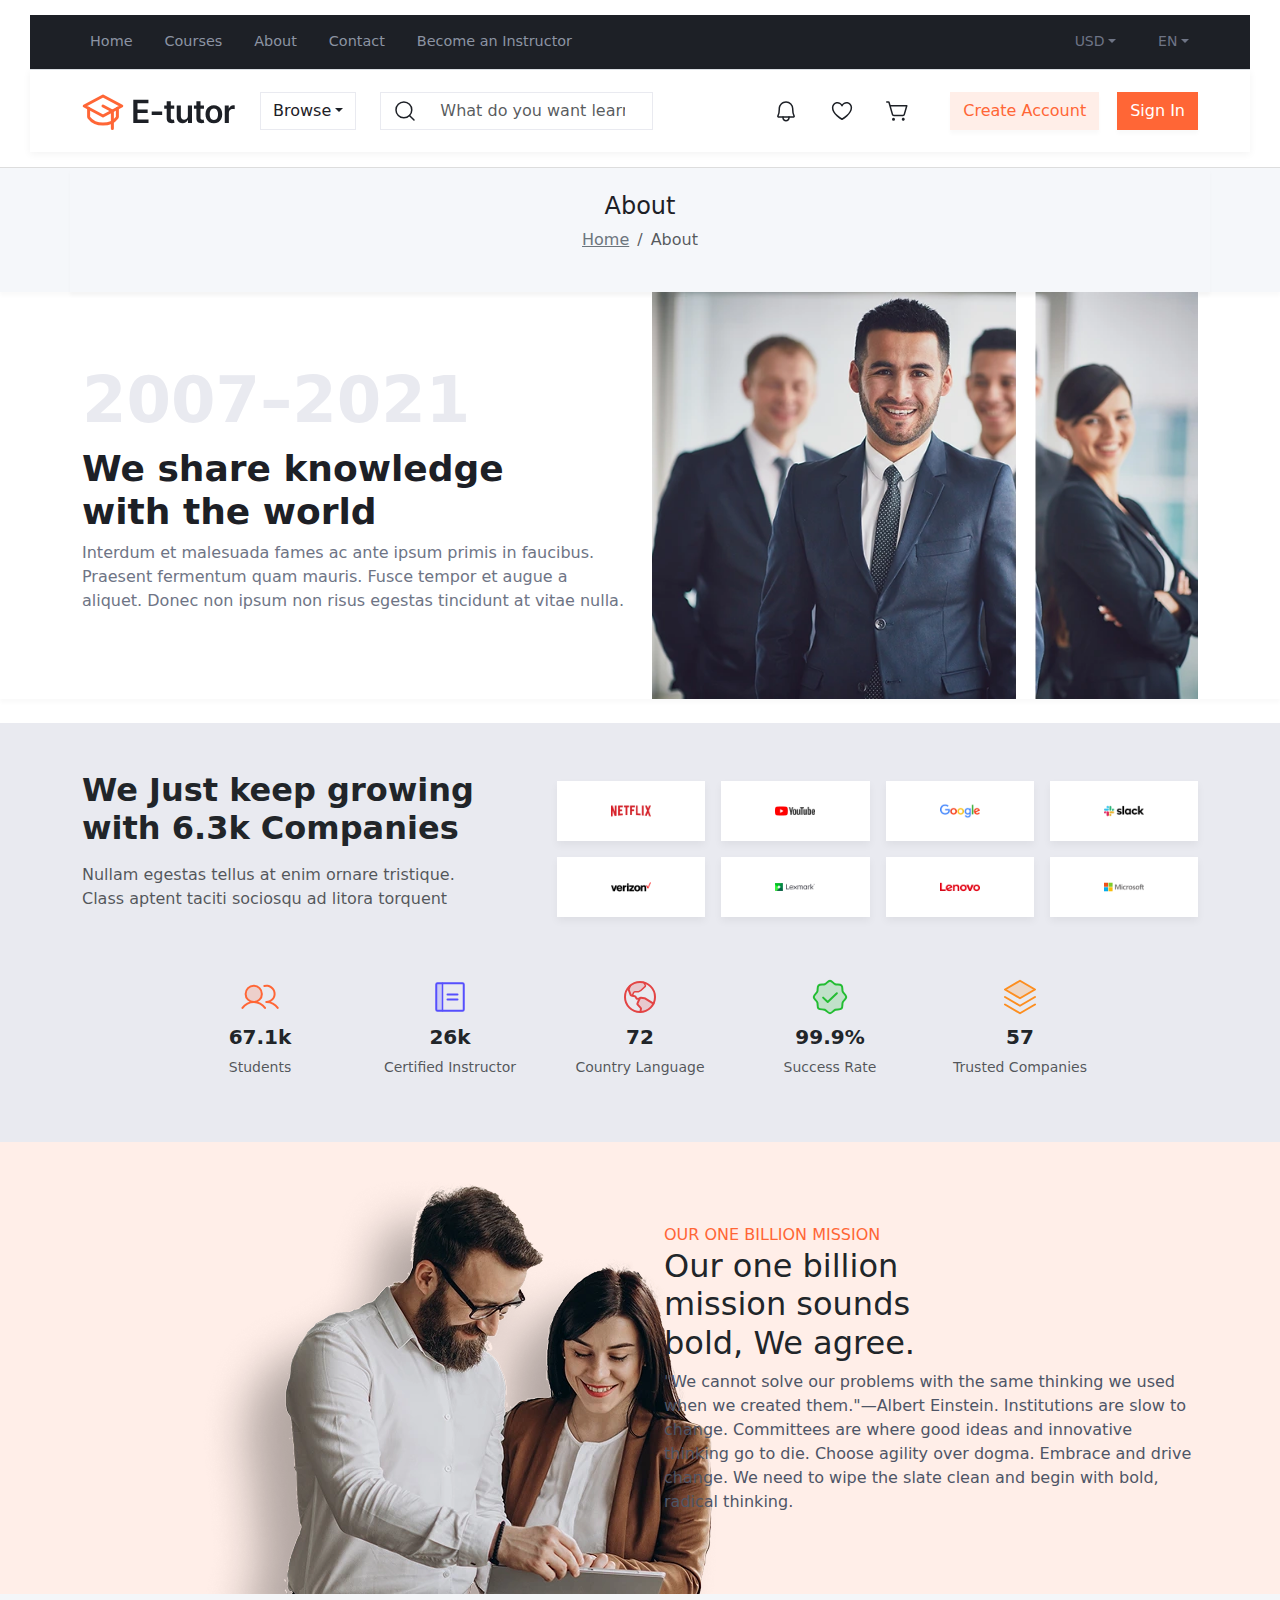
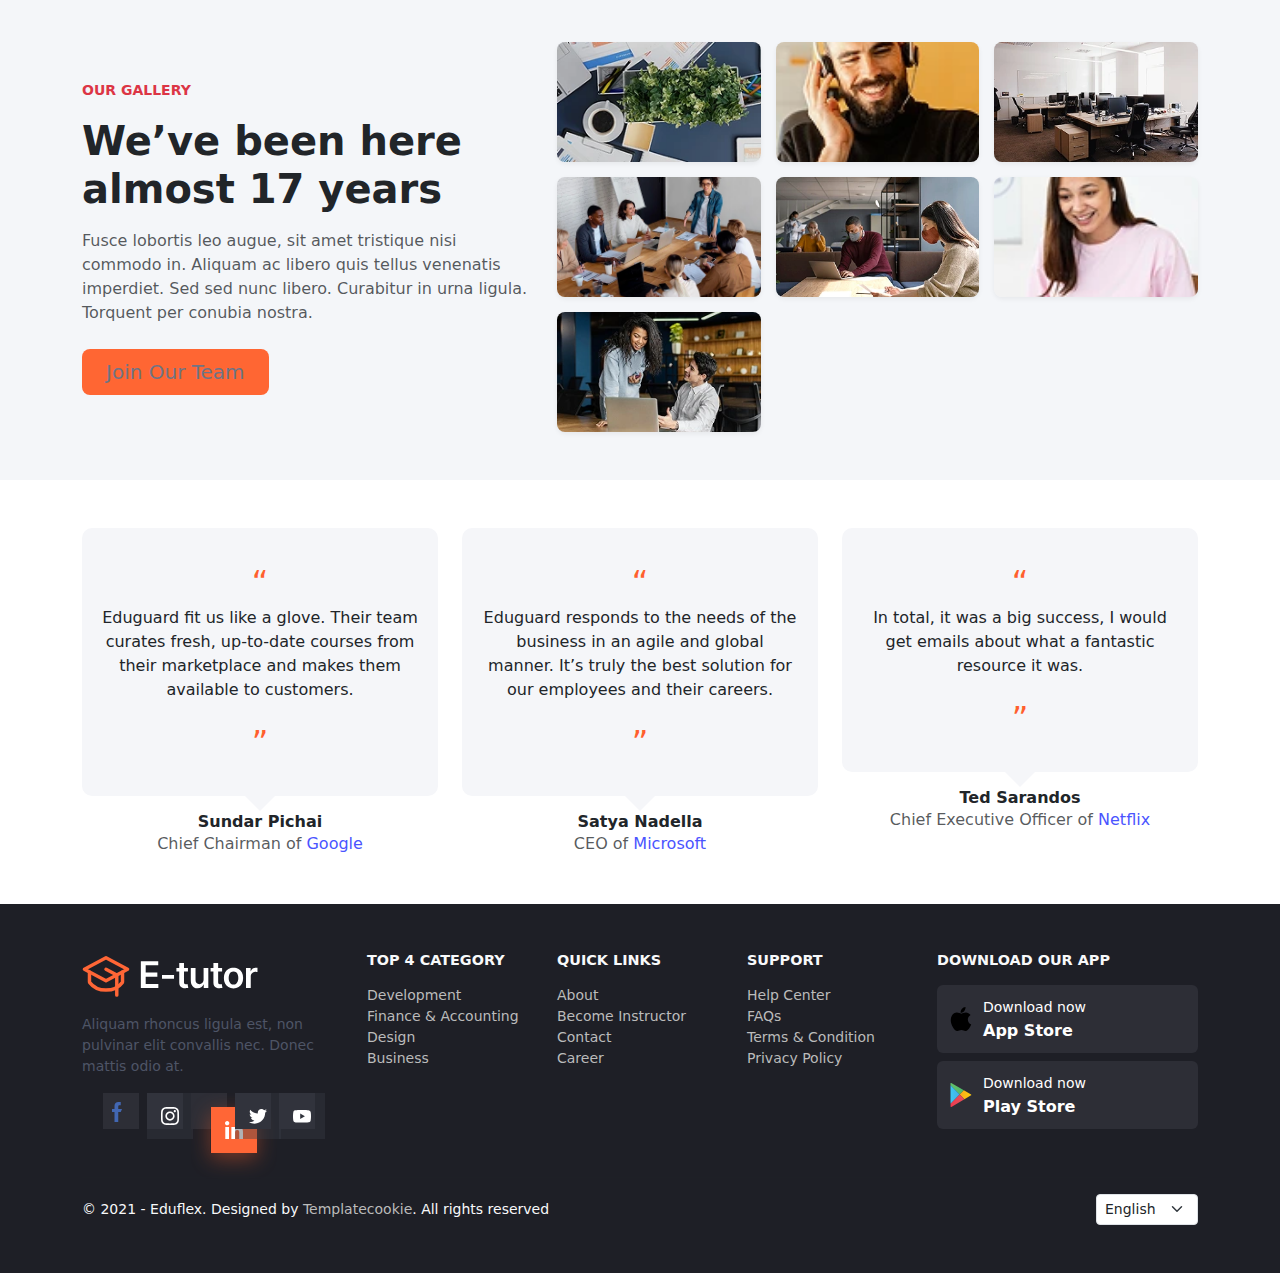
<file: frontend14-indvidualproject/about.html>
<!DOCTYPE html>
<html lang="en">

<head>
    <meta charset="UTF-8">
    <meta name="viewport" content="width=device-width, initial-scale=1.0">
    <title>About | E-tutor</title>
    <!-- Bootstrap CSS -->
    <link href="https://cdn.jsdelivr.net/npm/bootstrap@5.3.0/dist/css/bootstrap.min.css" rel="stylesheet">

    <!--Custome CSS-->
    <link rel="stylesheet" href="./assests/main.css">
</head>

<body>
    <header>
        <!-- Top Navbar -->
        <nav class="navbar navbar-expand-lg top-navbar border-bottom py-2">
            <div class="container d-flex justify-content-between align-items-center">
                <!-- Left Links -->
                <ul class="navbar-nav flex-row gap-3">
                    <li class="nav-item"><a class="nav-link" href="./index.html">Home</a></li>
                    <li class="nav-item"><a class="nav-link" href="#">Courses</a></li>
                    <li class="nav-item"><a class="nav-link" href="#">About</a></li>
                    <li class="nav-item"><a class="nav-link" href="#">Contact</a></li>
                    <li class="nav-item"><a class="nav-link" href="#">Become an Instructor</a></li>
                </ul>

                <!-- Right Dropdowns -->
                <div class="d-flex gap-4">
                    <div class="dropdown-btn">
                        <button class="btn btn-sm dropdown-toggle" data-bs-toggle="dropdown">USD</button>
                        <ul class="dropdown-menu">
                            <li><a class="dropdown-item" href="#">USD</a></li>
                            <li><a class="dropdown-item" href="#">ILS</a></li>
                            <li><a class="dropdown-item" href="#">EUR</a></li>
                        </ul>
                    </div>
                    <div class="dropdown-btn">
                        <button class="btn btn-sm  dropdown-toggle" data-bs-toggle="dropdown">EN</button>
                        <ul class="dropdown-menu">
                            <li><a class="dropdown-item" href="#">EN</a></li>
                            <li><a class="dropdown-item" href="#">AR</a></li>
                        </ul>
                    </div>
                </div>
            </div>
        </nav>

        <!-- Bottom Navbar -->
        <nav class="navbar navbar-expand-lg bottom-navbar py-3">
            <div class="container d-flex justify-content-between align-items-center">
                <!-- Left Side -->
                <div class="d-flex align-items-center flex-grow-1">
                    <!-- Logo -->
                    <a class="navbar-brand me-4 d-flex align-items-center" href="#">
                        <img src="./assests/logo/LOGO.svg" alt="Logo" height="40">

                    </a>

                    <!-- Browse Dropdown -->
                    <div class="dropdown me-4">
                        <button class="btn dropdown-toggle Browse-btn" data-bs-toggle="dropdown">Browse</button>
                        <ul class="dropdown-menu">
                            <li><a class="dropdown-item" href="#">Design</a></li>
                            <li><a class="dropdown-item" href="#">Personal Development</a></li>
                            <li><a class="dropdown-item" href="#">IT & Software</a></li>
                        </ul>
                    </div>

                    <!-- Search -->
                    <form class="d-flex" role="search">
                        <div class="input-group">
                            <button class="input-group-text bg-white border-end-0 search-btn"><img
                                    src="./assests/images/icons/MagnifyingGlass.svg"></button>
                            <input class="form-control border-start-0 search-form" type="search"
                                placeholder="What do you want learn..." aria-label="Search">
                        </div>
                    </form>
                </div>

                <!-- Right Side -->
                <div class="d-flex align-items-center gap-3">
                    <!-- Icons -->
                    <div class="icon-buttons d-flex gap-3">
                        <button class="icon-btn"><img src="./assests/images/icons/Bell.svg"
                                alt="Notifications" /></button>
                        <button class="icon-btn"><img src="./assests/images/icons/Heart.svg" alt="Favorites" /></button>
                        <button class="icon-btn"><img src="./assests/images/icons/ShoppingCartSimple.svg"
                                alt="Cart" /></button>
                    </div>

                    <!-- Buttons -->
                    <div class="d-flex gap-2 ms-3">
                        <button class="btn new-account-btn">Create Account</button>
                        <button class="btn signIn-btn">Sign In</button>
                    </div>
                </div>
            </div>
        </nav>
    </header>
    <main>
        <div class="breadcrumb-section">
         <div class="container text-center  py-4 breadcrumb-section ">
        <h1 class="display-4 page">About</h1>
        <nav aria-label="breadcrumb">
            <ol class="breadcrumb justify-content-center">
                <li class="breadcrumb-item"><a href="./index.html">Home</a></li>
                <li class="breadcrumb-item active" aria-current="page">About</li>
            </ol>
        </nav>
    </div>
    </div>


        <section class="about-section d-flex align-items-center mb-4">
            <div class="container">
                <div class="row align-items-center">
                    <!-- Text Column -->
                    <div class="col-md-6 text-white about-content">
                        <h1 class="year-range">2007–2021</h1>
                        <h2 class="headline">We share knowledge<br>with the world</h2>
                        <p class="description">
                            Interdum et malesuada fames ac ante ipsum primis in faucibus.
                            Praesent fermentum quam mauris. Fusce tempor et augue a aliquet.
                            Donec non ipsum non risus egestas tincidunt at vitae nulla.
                        </p>
                    </div>

                    <!-- Image Column -->
                    <div class="col-md-6">
                        <img src="./assests/images/public/aboutus.webp" alt="Team" class="img-fluid team-image">
                    </div>
                </div>
            </div>
        </section>

        <section class="trusted-section py-5">
    <div class="container">
      <div class="row align-items-center mb-5">
        <!-- Text -->
        <div class="col-md-5 mb-4 mb-md-0">
          <h2 class="fw-bold">We Just keep growing<br>with 6.3k Companies</h2>
          <p class="text-muted mt-3">
            Nullam egestas tellus at enim ornare tristique.<br>
            Class aptent taciti sociosqu ad litora torquent
          </p>
        </div>

        <!-- Logos -->
        <div class="col-md-7">
          <div class="row g-3">
            <div class="col-3">
              <div class="brand-box"><img src="./assests/logo/netflix logo.webp" alt="Netflix"></div>
            </div>
            <div class="col-3">
              <div class="brand-box"><img src="./assests/logo/youtube logo.webp" alt="YouTube"></div>
            </div>
            <div class="col-3">
              <div class="brand-box"><img src="./assests/logo/google logo.webp" alt="Google"></div>
            </div>
            <div class="col-3">
              <div class="brand-box"><img src="./assests/logo/slack logo.webp" alt="Slack"></div>
            </div>
            <div class="col-3">
              <div class="brand-box"><img src="./assests/logo/verizon logo.webp" alt="Verizon"></div>
            </div>
            <div class="col-3">
              <div class="brand-box"><img src="./assests/logo/lexmark.webp" alt="Lexmark"></div>
            </div>
            <div class="col-3">
              <div class="brand-box"><img src="./assests/logo/lenovo logo.webp" alt="Lenovo"></div>
            </div>
            <div class="col-3">
              <div class="brand-box"><img src="./assests/logo/microsoft logo.webp" alt="Microsoft"></div>
            </div>
          </div>
        </div>
      </div>

      <!-- Fun Stats -->
      <div class="row text-center g-4">
        <div class="col-6 col-md-2 offset-md-1">
          <div class="fact-icon text-danger mb-2"><img src="./assests/images/icons/Users.svg"></div>
          <div class="column">
            <h5 class="fw-bold">67.1k</h5>
          <p class="text-muted small">Students</p>
          </div>
        </div>
        <div class="col-6 col-md-2">
          <div class="fact-icon text-primary mb-2"><img src="./assests/images/icons/Notebook.svg"></div>
          <h5 class="fw-bold">26k</h5>
          <p class="text-muted small">Certified Instructor</p>
        </div>
        <div class="col-6 col-md-2">
          <div class="fact-icon text-danger mb-2"><img src="./assests/images/icons/GlobeHemisphereWest.svg"></div>
          <h5 class="fw-bold">72</h5>
          <p class="text-muted small">Country Language</p>
        </div>
        <div class="col-6 col-md-2">
          <div class="fact-icon text-success mb-2"><img src="./assests/images/icons/CircleWavyCheck.svg"></div>
          <h5 class="fw-bold">99.9%</h5>
          <p class="text-muted small">Success Rate</p>
        </div>
        <div class="col-6 col-md-2">
          <div class="fact-icon text-warning mb-2"><img src="./assests/images/icons/Stack.svg"></div>
          <h5 class="fw-bold">57</h5>
          <p class="text-muted small">Trusted Companies</p>
        </div>
      </div>
    </div>
  </section>

  <section class="ourMission-section pt-3">
    <div class="container">
        <div class="row d-flex align-items-center ">
            <div class="mission-img img-fluid col-6 ">
                <img src="./assests/images/public/two-business-partners-working-office 1.webp" alt="Two Business Partners Working Office">
            </div>
            <div class="mission-content col-4 ps-4 ">
                <span class="mission-title">OUR ONE BILLION MISSION</span>
                <h2 class="mission-header col-7">Our one billion mission sounds bold, We agree.</h2>
                <p class="mission-text ">"We cannot solve our problems with the same thinking we used when we created them."—Albert Einstein. Institutions are slow to change. Committees are where good ideas and innovative thinking go to die. Choose agility over dogma. Embrace and drive change. We need to wipe the slate clean and begin with bold, radical thinking.</p>
            </div>
        </div>
    </div>
  </section>

  <section class="gallery-section py-5">
  <div class="container">
    <div class="row align-items-center">
      
      <!-- Left Content -->
      <div class="col-lg-5 mb-4 mb-lg-0">
        <p class="text-uppercase text-danger small fw-semibold">Our Gallery</p>
        <h2 class="fw-bold display-6 mb-3">We’ve been here<br>almost 17 years</h2>
        <p class="text-muted mb-4">
          Fusce lobortis leo augue, sit amet tristique nisi commodo in. Aliquam ac libero quis tellus venenatis imperdiet.
          Sed sed nunc libero. Curabitur in urna ligula. Torquent per conubia nostra.
        </p>
        <a href="#" class="btn btn-primary btn-lg px-4" style="background-color: #ff6633; border: none;">
          Join Our Team
        </a>
      </div>

      <!-- Right Image Grid -->
      <div class="col-lg-7">
        <div class="gallery-grid">
          <img src="./assests/images/public/01.webp" alt="Office" class="gallery-img">
          <img src="./assests/images/public/02.webp" alt="Teamwork" class="gallery-img">
          <img src="./assests/images/public/03.webp" alt="Happy team" class="gallery-img">
          <img src="./assests/images/public/04.webp" alt="Documents" class="gallery-img">
          <img src="./assests/images/public/05.webp" alt="Collaboration" class="gallery-img">
          <img src="./assests/images/public/06.webp" alt="Discussion" class="gallery-img">
          <img src="./assests/images/public/07.webp" alt="Laptop meeting" class="gallery-img">
          
        </div>
      </div>

    </div>
  </div>
</section>

<section class="testimonial-section py-5">
  <div class="container">
    <div class="row g-4 justify-content-center">
      
      <!-- Testimonial 1 -->
      <div class="col-md-4">
        <div class="testimonial-box">
          <span class="quote-icon">“</span>
          <p>
            Eduguard fit us like a glove. Their team curates fresh, up-to-date courses from their marketplace and makes them available to customers.
          </p>
          <span class="quote-icon quote-close">”</span>
        </div>
        <div class="testimonial-meta text-center mt-3">
          <h6 class="mb-0 fw-semibold">Sundar Pichai</h6>
          <p class="mb-0 text-muted">Chief Chairman of <a href="#">Google</a></p>
        </div>
      </div>

      <!-- Testimonial 2 -->
      <div class="col-md-4">
        <div class="testimonial-box">
          <span class="quote-icon">“</span>
          <p>
            Eduguard responds to the needs of the business in an agile and global manner. It’s truly the best solution for our employees and their careers.
          </p>
          <span class="quote-icon quote-close">”</span>
        </div>
        <div class="testimonial-meta text-center mt-3">
          <h6 class="mb-0 fw-semibold">Satya Nadella</h6>
          <p class="mb-0 text-muted">CEO of <a href="#">Microsoft</a></p>
        </div>
      </div>

      <!-- Testimonial 3 -->
      <div class="col-md-4">
        <div class="testimonial-box">
          <span class="quote-icon">“</span>
          <p>
            In total, it was a big success, I would get emails about what a fantastic resource it was.
          </p>
          <span class="quote-icon quote-close">”</span>
        </div>
        <div class="testimonial-meta text-center mt-3">
          <h6 class="mb-0 fw-semibold text-dark">Ted Sarandos</h6>
          <p class="mb-0 text-muted">Chief Executive Officer of <a href="#">Netflix</a></p>
        </div>
      </div>

    </div>
  </div>
</section>

<footer class="footer text-light py-5">
  <div class="container">
    <div class="row gy-4">

      <!-- Logo & Social -->
      <div class="col-lg-3 col-md-6">
        <div class="footer-brand d-flex align-items-center mb-3">
          <img src="./assests/logo/logo light text.svg" alt="Logo" class="me-2" />
        
        </div>
        <p class="footer-text small">
          Aliquam rhoncus ligula est, non pulvinar elit convallis nec. Donec mattis odio at.
        </p>
        <div class="social-icons mt-3">
          <a href="#"><img src="./assests/images/icons/facebook 1.svg" alt="Facebook" class="me-2" /></a>
          <a href="#"><img src="./assests/images/public/instagram.svg" alt="instagram" class="me-2" /></a>
          <a href="#"><img src="./assests/images/public/linkedin.svg" alt="linkedin" class="me-2" /></a>
          <a href="#"><img src="./assests/images/public/twitter.svg" alt="twitter" class="me-2" /></a>
          <a href="#"><img src="./assests/images/public/youtube.svg" alt="youtube" class="me-2" /></a>
        </div>
      </div>

      <!-- Top Categories -->
      <div class="col-lg-2 col-md-6">
        <h6 class="fw-bold">TOP 4 CATEGORY</h6>
        <ul class="list-unstyled text-muted small">
          <li><a href="#" class="mb-2">Development</a></li>
          <li><a href="#" class="mb-2">Finance & Accounting</a></li>
          <li><a href="#" class="mb-2">Design</a></li>
          <li><a href="#" class="mb-2">Business</a></li>
        </ul>
      </div>

      <!-- Quick Links -->
      <div class="col-lg-2 col-md-6">
        <h6 class="fw-bold">QUICK LINKS</h6>
        <ul class="list-unstyled text-muted small">
          <li><a href="#" class="mb-2">About</a></li>
          <li><a href="#" class="mb-2">Become Instructor </a></li>
          <li><a href="#" class="mb-2">Contact</a></li>
          <li><a href="#" class="mb-2">Career</a></li>
        </ul>
      </div>

      <!-- Support -->
      <div class="col-lg-2 col-md-6">
        <h6 class="fw-bold">SUPPORT</h6>
        <ul class="list-unstyled text-muted small">
          <li><a href="#" class="mb-2">Help Center</a></li>
          <li><a href="#" class="mb-2">FAQs</a></li>
          <li><a href="#" class="mb-2">Terms & Condition</a></li>
          <li><a href="#" class="mb-2">Privacy Policy</a></li>
        </ul>
      </div>

      <!-- App Store -->
      <div class="col-lg-3 col-md-6">
        <h6 class="fw-bold">DOWNLOAD OUR APP</h6>
        <div class="d-flex flex-column gap-2 mt-3">
          <a href="#" class="store-btn">
            <img src="./assests/images/icons/apple 2.svg" />
            <span>
              <small>Download now</small><br />
              <strong>App Store</strong>
            </span>
          </a>
          <a href="#" class="store-btn">
            <img src="./assests/images/icons/google-play-5 1.svg" />
            <span>
              <small>Download now</small><br />
              <strong>Play Store</strong>
            </span>
          </a>
        </div>
      </div>

    </div>

    <hr class="text-muted mt-5" />

    <!-- Bottom -->
    <div class="d-flex flex-column flex-md-row justify-content-between align-items-center  small">
      <p class="mb-2 mb-md-0">
        © 2021 - Eduflex. Designed by <a href="#">Templatecookie</a>. All rights reserved
      </p>
      <select class="form-select form-select-sm w-auto">
        <option selected>English</option>
        <option>Spanish</option>
        <option>French</option>
      </select>
    </div>
  </div>
</footer>




    </main>
</body>

</html>
</file>
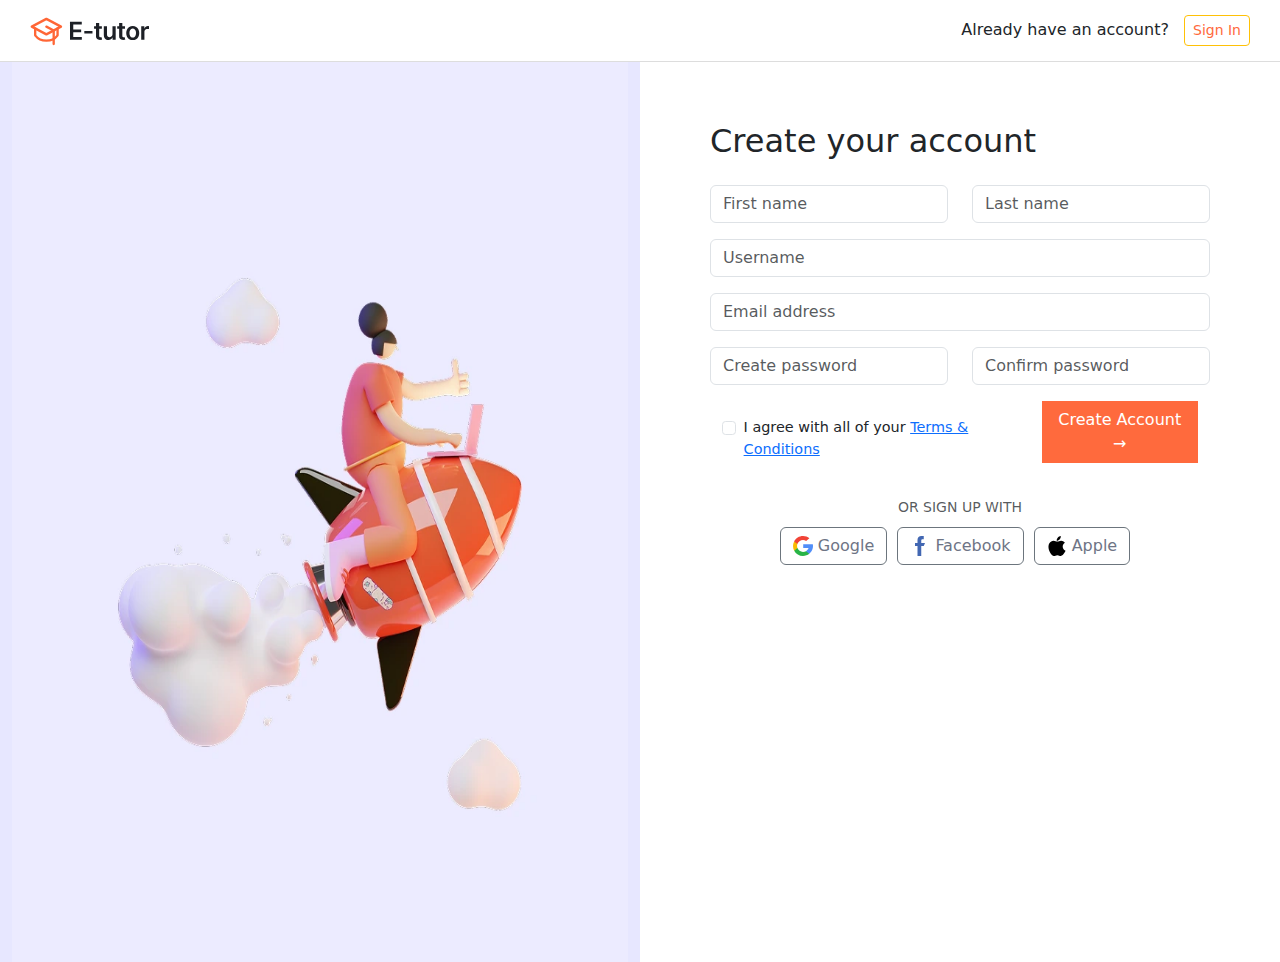
<file: frontend14-indvidualproject/createaccount.html>
<!DOCTYPE html>
<html lang="en">

<head>
  <meta charset="UTF-8" />
  <meta name="viewport" content="width=device-width, initial-scale=1.0" />
  <title>Create Account | E-tutor</title>
  <link href="https://cdn.jsdelivr.net/npm/bootstrap@5.3.3/dist/css/bootstrap.min.css" rel="stylesheet">
  <link rel="stylesheet" href="./assests/main.css"> <!-- External CSS -->
</head>

<body>

  <!-- Header -->
  <header class="d-flex justify-content-between align-items-center">
    <div class="logo-text">
      <img src="./assests/logo/LOGO.svg" alt="Logo" width="120" />

    </div>
    <div class="header-right">
      <span>Already have an account?</span>
      <a href="./signIn.html" class="btn btn-sm btn-outline-warning">Sign In</a>
    </div>
  </header>

  <div class="container-fluid">
    <div class="row">
      <!-- Left panel -->
      <div class="col-md-6 left-panel">
        <img src="./assests/images/public/createaccount illustration.webp" alt="Rocket Illustration" class="img-fluid">
      </div>

      <!-- Right panel -->
      <div class="col-md-6 right-panel">
        <div class="form-container">
          <h2 class="mb-4">Create your account</h2>

          <form>
            <div class="row mb-3">
              <div class="col">
                <input type="text" class="form-control" placeholder="First name" required>
              </div>
              <div class="col">
                <input type="text" class="form-control" placeholder="Last name" required>
              </div>
            </div>

            <div class="mb-3">
              <input type="text" class="form-control" placeholder="Username" required>
            </div>

            <div class="mb-3">
              <input type="email" class="form-control" placeholder="Email address" required>
            </div>

            <div class="row mb-3">
              <div class="col">
                <input type="password" class="form-control" placeholder="Create password" required>
              </div>
              <div class="col">
                <input type="password" class="form-control" placeholder="Confirm password" required>
              </div>
            </div>
            <div class="container">
              <div class="d-flex align-items-center justify-content-between mb-3">
                <div class="form-check me-3">
                  <input class="form-check-input" type="checkbox" id="termsCheck" required>
                  <label class="form-check-label" for="termsCheck">
                    I agree with all of your <a href="#">Terms & Conditions</a>
                  </label>
                </div>

                <button type="submit" class="btn btn-create  mb-3">
                  Create Account →
                </button>
              </div>
            </div>
            <div class="text-center text-muted mb-2">
              <small>OR SIGN UP WITH</small>
            </div>





            <div class="d-flex justify-content-center social-btns">
              <button type="button" class="btn btn-outline-secondary">
                <img src="./assests/images/icons/search 1.svg" alt="Google" width="20" /> Google
              </button>
              <button type="button" class="btn btn-outline-secondary">
                <img src="./assests/images/icons/facebook 1.svg" alt="Facebook" width="20" />
                Facebook
              </button>
              <button type="button" class="btn btn-outline-secondary">
                <img src="./assests/images/icons/apple 2.svg" alt="Apple" width="20" /> Apple
              </button>
            </div>
          </form>
        </div>
      </div>
    </div>
  </div>

  <!-- Bootstrap JS -->
  <script src="https://cdn.jsdelivr.net/npm/bootstrap@5.3.3/dist/js/bootstrap.bundle.min.js"></script>
</body>

</html>
</file>
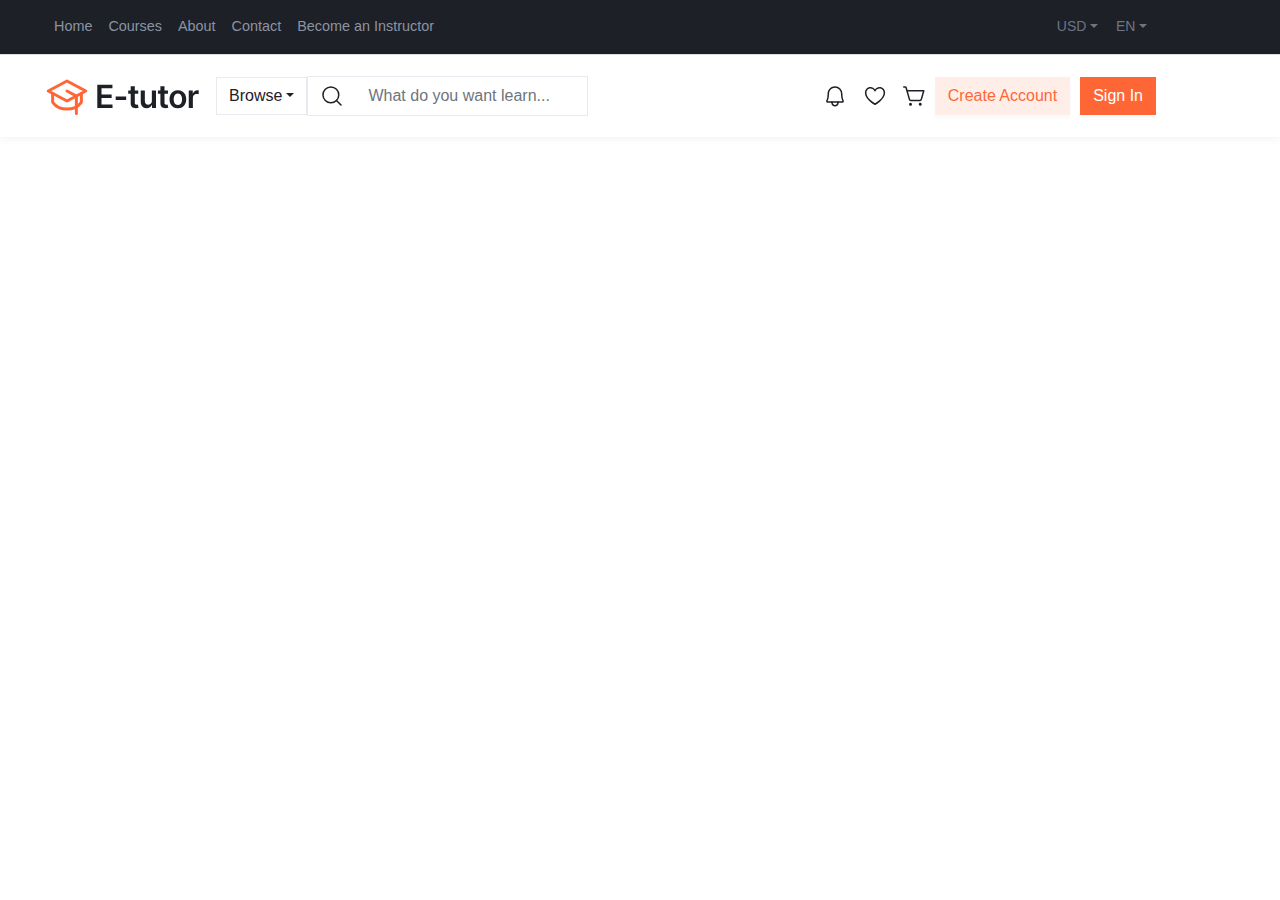
<file: frontend14-indvidualproject/navbar.html>
<!DOCTYPE html>
<html lang="en">

<head>
    <meta charset="UTF-8">
    <meta name="viewport" content="width=device-width, initial-scale=1.0">
    <title>E-tutor</title>
    <link rel="stylesheet" href="https://stackpath.bootstrapcdn.com/bootstrap/4.5.2/css/bootstrap.min.css">
  
    <link rel="stylesheet" href="./assests/navbar.css">

</head>

<body>
    <header>
        <!-- Top Navbar -->
        <nav class="navbar navbar-expand-lg top-navbar border-bottom py-2">
            <div class="container d-flex justify-content-between align-items-center">
                <!-- Left Links -->
                <ul class="navbar-nav flex-row gap-3">
                    <li class="nav-item"><a class="nav-link" href="#">Home</a></li>
                    <li class="nav-item"><a class="nav-link" href="#">Courses</a></li>
                    <li class="nav-item"><a class="nav-link" href="#">About</a></li>
                    <li class="nav-item"><a class="nav-link" href="#">Contact</a></li>
                    <li class="nav-item"><a class="nav-link" href="#">Become an Instructor</a></li>
                </ul>

                <!-- Right Dropdowns -->
                <div class="d-flex gap-4">
                    <div class="dropdown-btn">
                        <button class="btn btn-sm dropdown-toggle"
                            data-bs-toggle="dropdown">USD</button>
                        <ul class="dropdown-menu">
                            <li><a class="dropdown-item" href="#">USD</a></li>
                            <li><a class="dropdown-item" href="#">ILS</a></li>
                            <li><a class="dropdown-item" href="#">EUR</a></li>
                        </ul>
                    </div>
                    <div class="dropdown-btn">
                        <button class="btn btn-sm  dropdown-toggle"
                            data-bs-toggle="dropdown">EN</button>
                        <ul class="dropdown-menu">
                            <li><a class="dropdown-item" href="#">EN</a></li>
                            <li><a class="dropdown-item" href="#">AR</a></li>
                        </ul>
                    </div>
                </div>
            </div>
        </nav>

        <!-- Bottom Navbar -->
        <nav class="navbar navbar-expand-lg bottom-navbar py-3">
            <div class="container d-flex justify-content-between align-items-center">
                <!-- Left Side -->
                <div class="d-flex align-items-center flex-grow-1">
                    <!-- Logo -->
                    <a class="navbar-brand me-4 d-flex align-items-center" href="#">
                        <img src="./assests/logo/LOGO.svg" alt="Logo" height="40">
                        
                    </a>

                    <!-- Browse Dropdown -->
                    <div class="dropdown me-4">
                        <button class="btn dropdown-toggle Browse-btn" data-bs-toggle="dropdown">Browse</button>
                        <ul class="dropdown-menu">
                            <li><a class="dropdown-item" href="#">Design</a></li>
                            <li><a class="dropdown-item" href="#">Personal Development</a></li>
                            <li><a class="dropdown-item" href="#">IT & Software</a></li>
                        </ul>
                    </div>

                    <!-- Search -->
                    <form class="d-flex" role="search">
                        <div class="input-group">
                            <button class="input-group-text bg-white border-end-0 search-btn"><img src="./assests/images/icons/MagnifyingGlass.svg"></button>
                            <input class="form-control border-start-0 search-form" type="search" placeholder="What do you want learn..."
                                aria-label="Search">
                        </div>
                    </form>
                </div>

                <!-- Right Side -->
                <div class="d-flex align-items-center gap-3">
                    <!-- Icons -->
                    <div class="icon-buttons d-flex gap-3">
                        <button class="icon-btn"><img src="./assests/images/icons/Bell.svg"
                                alt="Notifications" /></button>
                        <button class="icon-btn"><img src="./assests/images/icons/Heart.svg" alt="Favorites" /></button>
                        <button class="icon-btn"><img src="./assests/images/icons/ShoppingCartSimple.svg"
                                alt="Cart" /></button>
                    </div>

                    <!-- Buttons -->
                    <div class="d-flex gap-2 ms-3">
                        <button class="btn new-account-btn">Create Account</button>
                        <button class="btn signIn-btn">Sign In</button>
                    </div>
                </div>
            </div>
        </nav>
    </header>

</body>

</html>
</file>
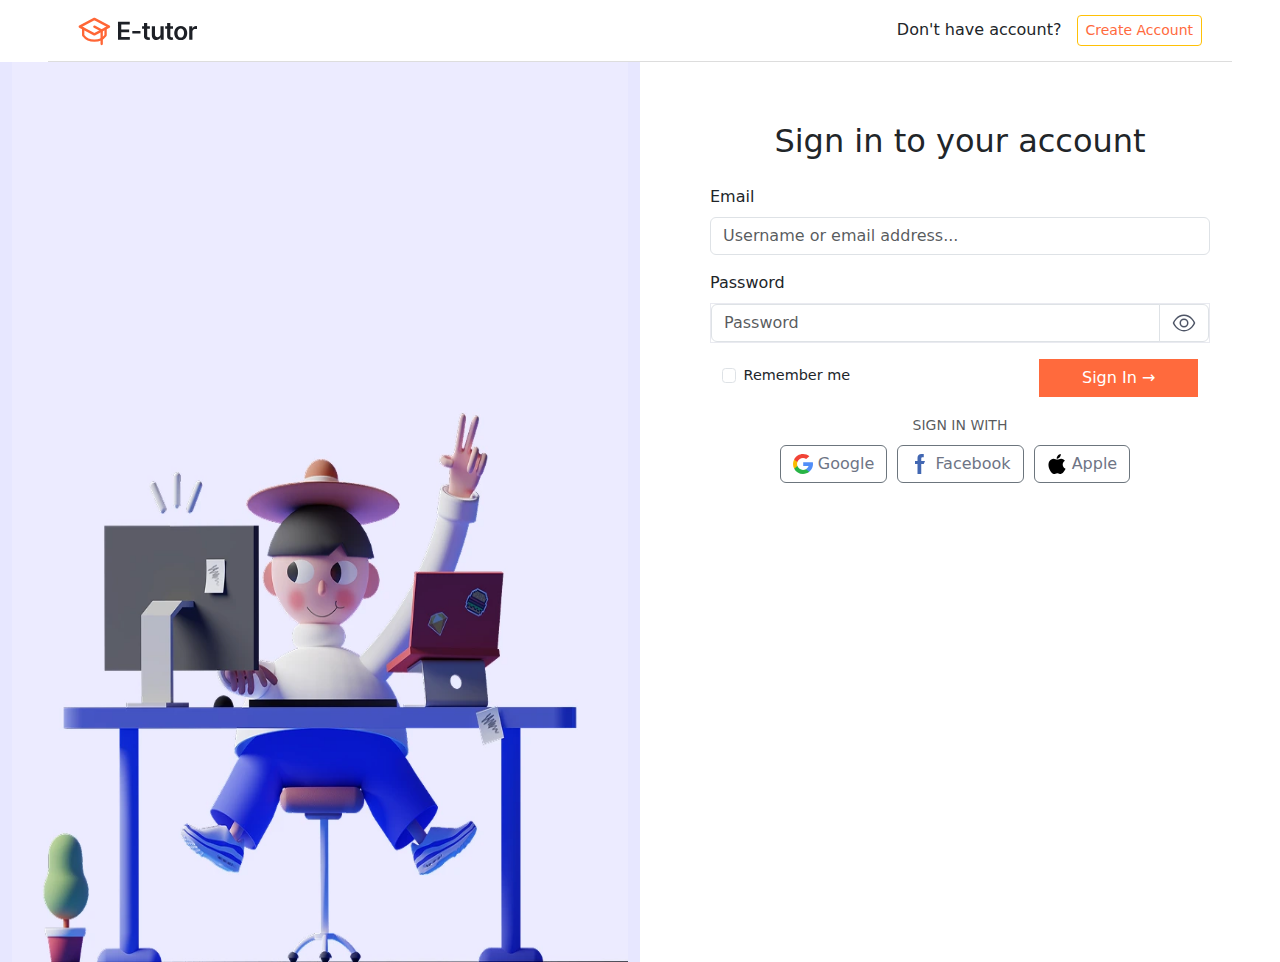
<file: frontend14-indvidualproject/signIn.html>
<!DOCTYPE html>
<html lang="en">

<head>
  <meta charset="UTF-8" />
  <meta name="viewport" content="width=device-width, initial-scale=1.0" />
  <title>Sign In | E-tutor</title>
  <link href="https://cdn.jsdelivr.net/npm/bootstrap@5.3.3/dist/css/bootstrap.min.css" rel="stylesheet">
  <link rel="stylesheet" href="./assests/main.css"> <!-- External CSS -->
</head>

<body>

  <!-- Header -->
  <header class="d-flex justify-content-between align-items-center mx-5">
    <div class="logo-text">
      <img src="./assests/logo/LOGO.svg" alt="Logo" width="120" />

    </div>
    <div class="header-right">
      <span>Don't have account?</span>
      <a href="./createaccount.html" class="btn btn-sm btn-outline-warning">Create Account</a>
    </div>
  </header>

  <div class="container-fluid">
    <div class="row">
      <!-- Left panel -->
      <div class="col-md-6 left-panel">
        <img src="./assests/images/public/signin.webp" alt="Sign In Illustration" class="img-fluid">
      </div>

      <!-- Right panel -->
      <div class="col-md-6 right-panel">
        <div class="form-container">
          <h2 class="mb-4 text-center">Sign in to your account</h2>

          <form>
            <div class="mb-3">
              <label class="form-label">Email</label>
              <input type="email" class="form-control" placeholder="Username or email address..." required>
            </div>

            <div class="mb-3">
              <label class="form-label">Password</label>
              <div class="input-group">
                <input type="password" class="form-control" placeholder="Password" required>
                <span class="input-group-text bg-white"><img src="./assests/images/icons/Eye.svg" class="bi bi-eye"></span>
              </div>
            </div>
            <div class="container">
              <div class="d-flex align-items-center justify-content-between mb-3">
                <div class="form-check me-3">
                  <input class="form-check-input" type="checkbox" id="rememberMe">
                  <label class="form-check-label" for="rememberMe">Remember me</label>
                </div>

                <button type="submit" class="btn btn-create col-4">
                  Sign In →
                </button>
              </div>
            </div>
            <div class="text-center text-muted mb-2">
              <small>SIGN IN WITH</small>
            </div>

            <div class="d-flex justify-content-center social-btns">
              <button type="button" class="btn btn-outline-secondary">
                <img src="./assests/images/icons/search 1.svg" alt="Google" width="20" /> Google
              </button>
              <button type="button" class="btn btn-outline-secondary">
                <img src="./assests/images/icons/facebook 1.svg" alt="Facebook" width="20" />
                Facebook
              </button>
              <button type="button" class="btn btn-outline-secondary">
                <img src="./assests/images/icons/apple 2.svg" alt="Apple" width="20" /> Apple
              </button>
            </div>
          </form>
        </div>
      </div>
    </div>
  </div>

  <!-- Bootstrap JS -->
  <script src="https://cdn.jsdelivr.net/npm/bootstrap@5.3.3/dist/js/bootstrap.bundle.min.js"></script>
</body>

</html>
</file>
<file: frontend14-indvidualproject/assests/main.css>
*{
    margin: 0;
    padding: 0;
    box-sizing: border-box;
}

.navbar{
    width: 100%;
    justify-content: center;
}

/* Top Navbar */
.top-navbar {
  background-color: #1D2026;
  font-size: 0.9rem;
  color:#8C94A3;
}
.nav-link{
    color: #8C94A3;
}

.nav-link:hover{
    color:#fff;
    box-shadow: 0 2px 0 rgba(255, 102, 54, 1);
    transition: 0.5s ease-in-out;
}

.btn{
    color: #6E7485;
}

.btn:hover{
    color:#fff;
    transition: 0.5s ease-in-out;
}

/* Bottom Navbar */
.bottom-navbar {
  background-color: #ffffff;
  box-shadow: 0 2px 8px rgba(0, 0, 0, 0.05);
}
.Browse-btn{
    color: #1D2026;
    border: 1px solid #E9EAF0 ;
    border-radius: 0;
}
.Browse-btn:hover{
    color: #1D2026;
    box-shadow: 0 0 1 rgba(0, 0, 0, 0.05);
    transition: 0.5s ease-in;
}
.input-group{
    border: 1px solid #E9EAF0;
}
.input-group:hover{
    box-shadow: 0 0 1 rgba(0, 0, 0, 0.05);
    transition: 0.5s ease-in-out;
}
.search-btn{
    border:none;
}
.search-form{
    border: none;
}

/* Icon buttons */
.icon-btn {
  background: transparent;
  border: none;
  padding: 0.5rem;
  transition: all 0.2s ease-in-out;
}

.icon-btn:hover {
  transform: scale(1.1);
}


.new-account-btn{
    background-color: #FFEEE8;
    color: #FF6636 ;
    box-shadow: 0 4px 4px rgba(0, 0, 0, 0.025);
    border-radius: 0;
    transition: 0.5s ease-in-out;
    
}

.new-account-btn:hover{
    box-shadow: 0 4px 4px rgba(0, 0, 0, 0.5);
    color: #FF6636;
    background-color: #FFEEE8;
    
}

.signIn-btn{
    border-radius: 0;
    color: #fff;
    background-color: #FF6636;
    margin-left: 10px;
    box-shadow: 0 4px 4px rgba(0, 0, 0, 0.025);
    transition: 0.5s ease-in-out;
}

.signIn-btn:hover{
    background-color: #FF6636;
    box-shadow: 0 4px 4px rgba(0, 0,0, 0.5);
    
}
.hero-section{
    
    box-shadow: 0 4px 4px rgba(0, 0, 0, 0.025);
}

.hero-section .new-account-btn{
    background-color: #FF6636;
    color:#fff;
    padding: 10px;

}

.hero-section .h1{
    color:#1D2026;
}

.hero-section .p{
    color:#4E5566;
}



.category-card{
    box-shadow: 0 4px 4px rgba(0, 0, 0, 0.025);
    
}


.browse-link{
    color: #FF6636;
    text-decoration: none;
}

.browse-link:hover{
    text-decoration: underline;
}

.top-selling-section{
    background-color: #F5F7FA;
    
}
.course-card {
    border-radius: 10px;

    width: calc((100% - 40px)/5);
    transition: transform 0.3s ease;
}

.course-card:hover {
    transform: scale(1.03);
}

.card-img-top {
    height: 200px;
    object-fit: cover;
    border-top-left-radius: 10px;
    border-top-right-radius: 10px;
}

.card-title {
    font-weight: 600;
    font-size: 1.2rem;
    margin-bottom: 0.5rem;
}

.course-category {
    font-size: 0.95rem;
    color: #6c757d;
}

.course-price {
    font-size: 1rem;
    color: #198754;
    font-weight: 500;
}

.course-rating {
    font-size: 0.9rem;
    color: #ffc107;
}

h1 {
    color: #212529; /* Dark text color */
}

.best-courses {
  background-color: #f6f9fc;
}

.course-card {
  background: #fff;
  border: 1px solid #ddd;
  width: fit-content;
  transition: 0.3s ease;
  height: 100%;
}

.course-card:hover {
  box-shadow: 0 10px 20px rgba(0,0,0,0.08);
  transform: translateY(-4px);
}

.course-card img{
  width:100%;
}

.course-card h6 {
  font-size: 0.95rem;
  font-weight: 600;
  margin-top: 10px;
}

.course-meta {
  margin-top: 5px;
}


.breadcrumb-section{
    box-shadow: 0 4px 4px rgba(0, 0, 0, 0.025);
    background-color: #F5F7FA;

}
.page{
    color: #1D2026;
    font-weight: 500;
    font-size: 24px;
}


.breadcrumb {
    background-color: transparent; /* Transparent background for breadcrumb */
    padding: 0; /* Remove default padding */
}
.breadcrumb-item a {
    color: #6c757d; /* Light gray for the breadcrumb links */
}
.about-section{
    box-shadow: 0 4px 4px rgba(0, 0, 0, 0.025);
}
.about-content{
    justify-content: center;
}

.year-range {
  font-size: 64px;
  font-weight: bold;
  color: #E9EAF0;
}

.headline {
  font-size: 36px;
  font-weight: 700;
  color: #2c2c2c;
  color: #1D2026;
  
}

.description {
  font-size: 16px;
  color: #6E7485;
  
}

.team-image {
  width: 100%;
  
  object-fit: cover;
}

.trusted-section {
  background-color: #E9EAF0;
  box-shadow: 0 4px 4px rgba(0, 0, 0, 0.025);
}

.brand-box {
  background-color: #ffffff;
  padding: 10px;
  text-align: center;
  box-shadow: 0 4px 8px rgba(0,0,0,0.05);
  transition: 0.3s ease;
}

.brand-box img {
  max-width: 100%;
  max-height: 40px;
  object-fit: contain;
}

.brand-box:hover {
  box-shadow: 0 6px 12px rgba(0,0,0,0.1);
  transform: scale(1.03);
}

.fact-icon {
  font-size: 28px;
}

.ourMission-section{
    background-color: #FFEEE8;
}
.mission-img{
    width: 50%;
}
.mission-content{
    flex-grow: 1;
}
.mission-title{
    color: #FF6636;
    font-size: 16px;
}
.mission-text{
    color: #4E5566;
    font-weight: 400;
    font-size: 16px;
}

.gallery-section {
  background-color: #f4f6f9;
}

.gallery-grid {
  display: grid;
  grid-template-columns: repeat(3, 1fr);
  grid-auto-rows: 120px;
  gap: 15px;
}

.gallery-img {
  width: 100%;
  height: 100%;
  object-fit: cover;
  border-radius: 8px;
  box-shadow: 0 2px 5px rgba(0,0,0,0.06);
}
.testimonial-section {
  background-color: #fff;
}

.testimonial-box {
  position: relative;
  background-color: #f5f6f9;
  padding: 30px 20px;
  border-radius: 10px;
  min-height: 200px;
  text-align: center;
}

.testimonial-box::after {
  content: '';
  position: absolute;
  bottom: -15px;
  left: 50%;
  transform: translateX(-50%);
  border-width: 15px 15px 0;
  border-style: solid;
  border-color: #f5f6f9 transparent transparent transparent;
}

.quote-icon {
  color: #ff5f2e;
  font-size: 2rem;
  display: block;
}

.quote-close {
  margin-top: 15px;
}

.testimonial-meta h6 {
  font-size: 1rem;
  font-weight: 600;
}

.testimonial-meta p a {
  color: #4a54ff;
  text-decoration: none;
}

.testimonial-meta p a:hover {
  text-decoration: underline;
}

.footer {
  background-color: #1e1f26;
  color: #d1d1d1;
}

.footer h6 {
  font-size: 0.9rem;
  margin-bottom: 1rem;
}
.footer-text{
  color:#4E5566;
}
.footer a {
  color: #bbb;
  text-decoration: none;
}

.footer a:hover {
  color: #fff;
}
.footer .social-icons{
  
        padding: 0;
        list-style: none;
        display: flex;
        justify-content: center; /* or flex-start, flex-end as per requirement */
 
}
.footer .social-icons a {
  display: inline-block;
  background: #2d2e36;
  color: #fff;
  width: 36px;
  height: 36px;
  line-height: 36px;
  text-align: center;
  
  margin-right: 8px;
  font-size: 14px;
}


.footer .social-icons a.active {
  background-color: #ff5f2e;
  box-shadow: 0 0 12px rgba(255, 95, 46, 0.5);
}

.footer .highlighted-link {
  color: #fff;
  border-bottom: 2px solid #ff5f2e;
  padding-bottom: 2px;
}

.footer .store-btn {
  background-color: #2d2e36;
  display: flex;
  align-items: center;
  padding: 10px 12px;
  border-radius: 6px;
  gap: 10px;
  color: white;
  text-decoration: none;
}

.footer .store-btn:hover {
  background-color: #3b3c44;
}

.footer .store-btn img {
  width: 24px;
  height: 24px;
}
.left-panel {
  background-color: #e7e7ff;
  display: flex;
  align-items: center;
  justify-content: center;
  height: 100vh;
}

.left-panel img {
  max-width: 100%;
  height: 100%;
}

.right-panel {
  padding: 60px;
}

.form-container {
  max-width: 500px;
  margin: auto;
  
}

.form-check {
  font-size: 0.9rem;
 
}

.btn-create {
  background-color: #ff6a3d;
  color: #fff;
  border-radius: 0;
}

.btn-create:hover {
  background-color: #ff5123;
}

.social-btns .btn {
  margin-right: 10px;
}

.form-control:focus {
  box-shadow: none;
  border-color: #ff6a3d;
}

header {
  background-color: #fff;
  border-bottom: 1px solid #ddd;
  padding: 15px 30px;
}




.header-right a {
  font-weight: 500;
  color: #ff6a3d;
  margin-left: 10px;
}
</file>
<file: frontend14-indvidualproject/assests/navbar.css>
*{
    margin: 0;
    padding: 0;
    box-sizing: border-box;
}
.navbar{
    width: 100%;
}
.container{
    margin: 0 15px;
}
/* Top Navbar */
.top-navbar {
  background-color: #1D2026;
  font-size: 0.9rem;
  color:#8C94A3;
}
.nav-link{
    color: #8C94A3;
}

.nav-link:hover{
    color:#fff;
    box-shadow: 0 2px 0 rgba(255, 102, 54, 1);
    transition: 0.5s ease-in-out;
}

.btn{
    color: #6E7485;
}

.btn:hover{
    color:#fff;
    transition: 0.5s ease-in-out;
}

/* Bottom Navbar */
.bottom-navbar {
  background-color: #ffffff;
  box-shadow: 0 2px 8px rgba(0, 0, 0, 0.05);
}
.Browse-btn{
    color: #1D2026;
    border: 1px solid #E9EAF0 ;
    border-radius: 0;
}
.Browse-btn:hover{
    color: #1D2026;
    box-shadow: 0 0 1 rgba(0, 0, 0, 0.05);
    transition: 0.5s ease-in;
}
.input-group{
    border: 1px solid #E9EAF0;
}
.input-group:hover{
    box-shadow: 0 0 1 rgba(0, 0, 0, 0.05);
    transition: 0.5s ease-in-out;
}
.search-btn{
    border:none;
}
.search-form{
    border: none;
}

/* Icon buttons */
.icon-btn {
  background: transparent;
  border: none;
  padding: 0.5rem;
  transition: all 0.2s ease-in-out;
}

.icon-btn:hover {
  transform: scale(1.1);
}


.new-account-btn{
    background-color: #FFEEE8;
    color: #FF6636 ;
    box-shadow: 0 4px 4px rgba(0, 0, 0, 0.025);
    border-radius: 0;
    
}

.new-account-btn:hover{
    box-shadow: 0 4px 4px rgba(0, 0, 0, 0.5);
    color: #FF6636;
    
}

.signIn-btn{
    border-radius: 0;
    color: #fff;
    background-color: #FF6636;
    margin-left: 10px;
    box-shadow: 0 4px 4px rgba(0, 0, 0, 0.025);
}

.signIn-btn:hover{
    box-shadow: 0 4px 4px rgba(0, 0,0, 0.5);
    transition: 0.5s ease-in-out;
}
</file>
